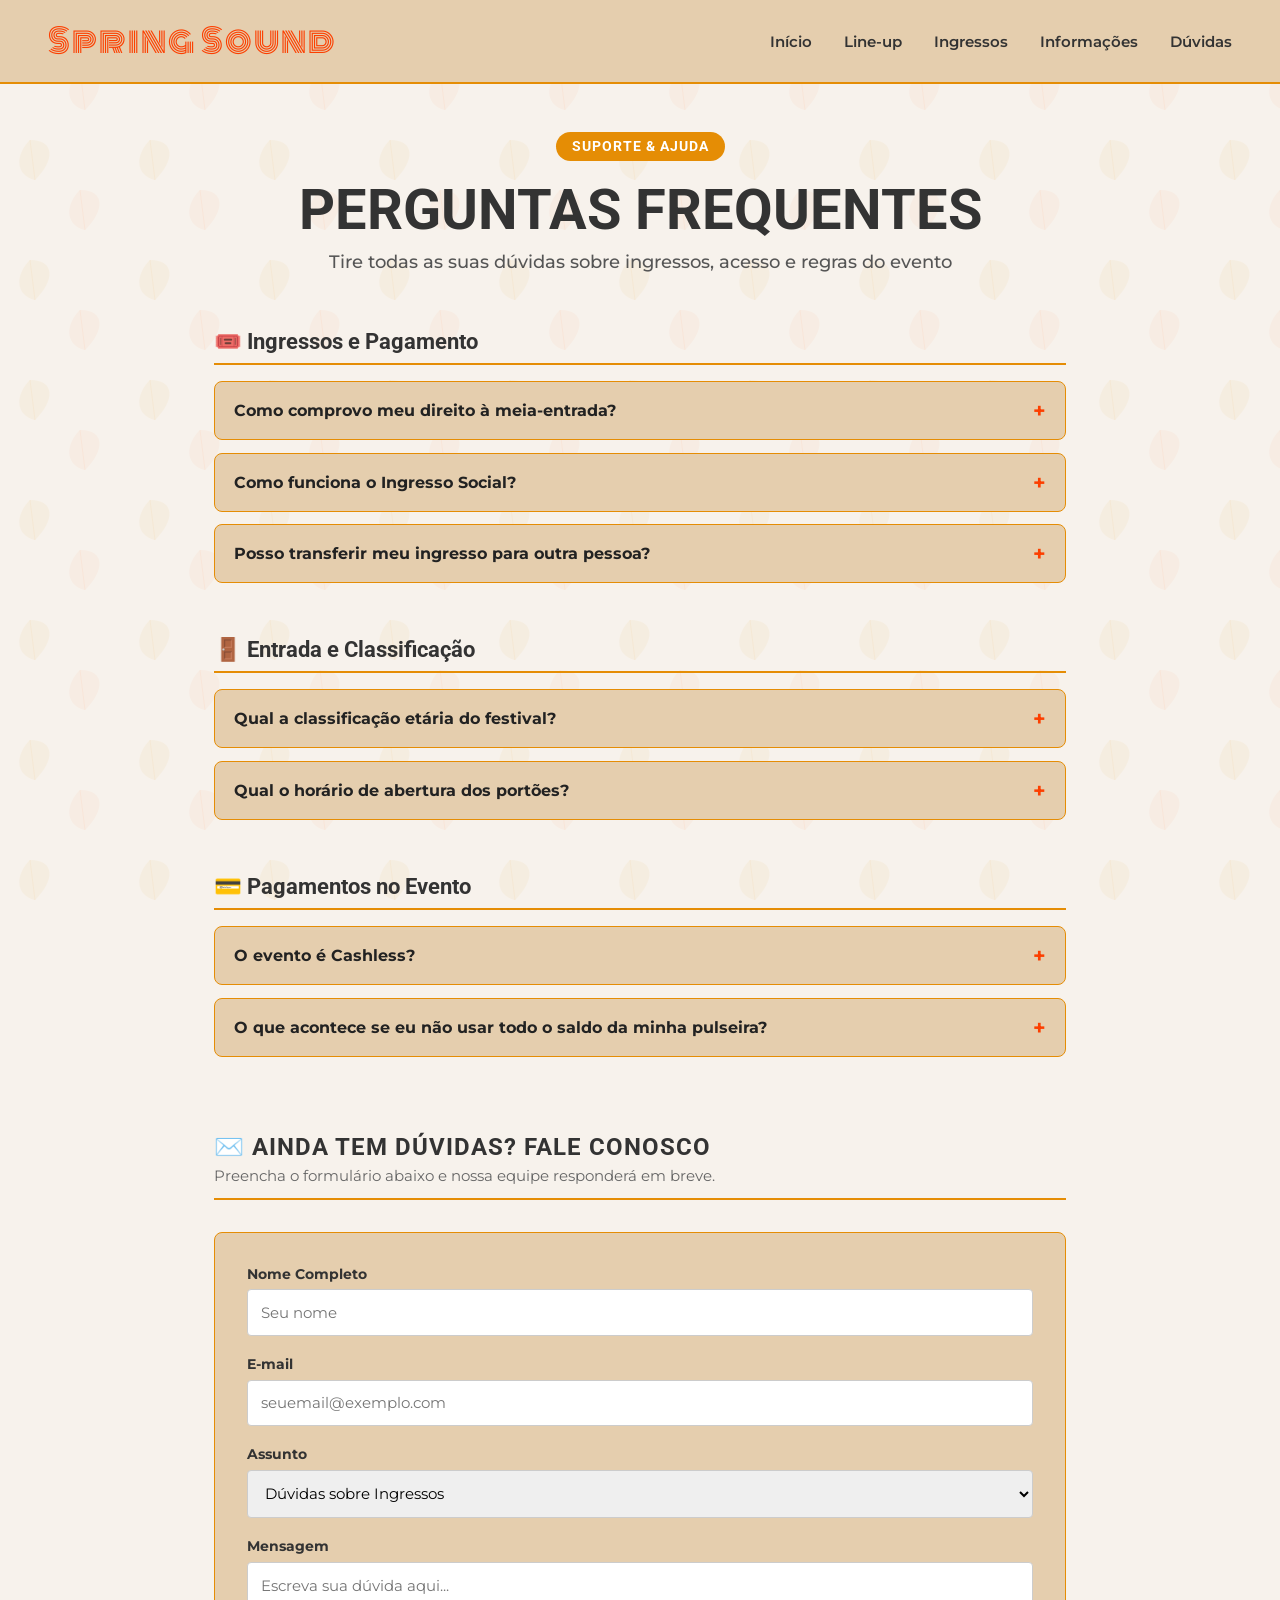
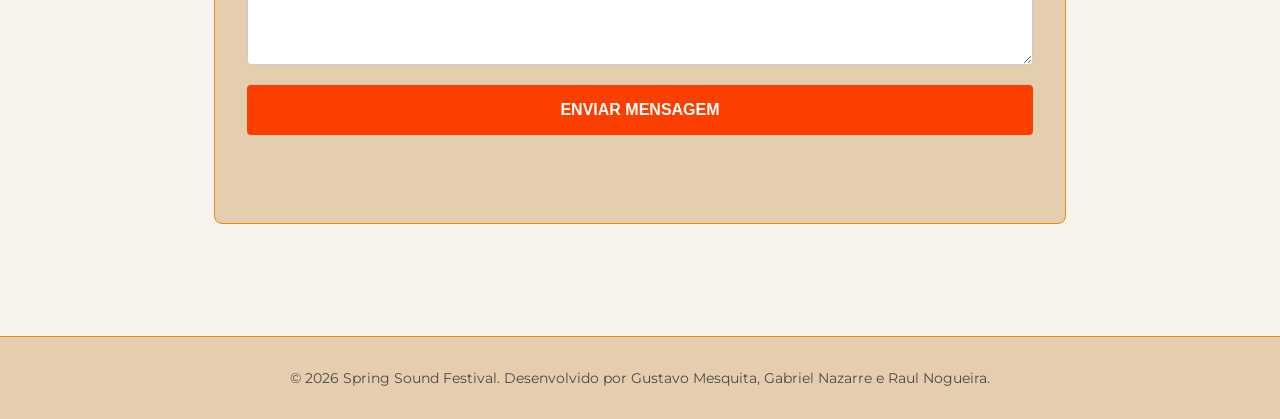
<file: faq.html>
<!DOCTYPE html>
<html lang="pt-BR">
<head>
    <meta charset="UTF-8">
    <meta name="viewport" content="width=device-width, initial-scale=1.0">
    <title>Spring Sound Festival - Dúvidas</title>
    
    <link rel="preconnect" href="https://fonts.googleapis.com">
    <link rel="preconnect" href="https://fonts.gstatic.com" crossorigin>
    <link href="https://fonts.googleapis.com/css2?family=Monoton&family=Montserrat:ital,wght@0,100..900;1,100..900&family=Roboto:ital,wght@0,100..900;1,100..900&display=swap" rel="stylesheet">
    
    <link rel="stylesheet" href="style.css">
</head>
<body>

    <header>
        <div class="logo">
            <h1>Spring Sound</h1>
        </div>
        <nav>
            <ul>
                <li><a href="index.html">Início</a></li>
                <li><a href="lineup.html">Line-up</a></li>
                <li><a href="ingressos.html">Ingressos</a></li>
                <li><a href="informacoes.html">Informações</a></li>
                <li><a href="faq.html">Dúvidas</a></li>
            </ul>
        </nav>
    </header>

    <main class="main-faq">
        <section class="faq-banner">
            <span class="batch-badge">SUPORTE & AJUDA</span>
            <h2>PERGUNTAS FREQUENTES</h2>
            <p>Tire todas as suas dúvidas sobre ingressos, acesso e regras do evento</p>
        </section>

        <section class="faq-container">
            <div class="faq-category">
                <h3>🎟️ Ingressos e Pagamento</h3>
                
                <details class="faq-item">
                    <summary>Como comprovo meu direito à meia-entrada?</summary>
                    <p>A comprovação é feita na entrada do evento mediante apresentação da Carteira de Identificação Estudantil (CIE) válida, ID Jovem, ou documento oficial com foto que comprove o benefício (para PCDs e professores da rede pública).</p>
                </details>

                <details class="faq-item">
                    <summary>Como funciona o Ingresso Social?</summary>
                    <p>O Ingresso Social dá desconto mediante a doação de 1kg de alimento não perecível na entrada do festival. Os alimentos serão arrecadados na catraca e destinados a ONGs parceiras.</p>
                </details>

                <details class="faq-item">
                    <summary>Posso transferir meu ingresso para outra pessoa?</summary>
                    <p>Sim! A transferência de titularidade pode ser feita diretamente pelo aplicativo do festival até 48 horas antes da abertura dos portões do dia correspondente.</p>
                </details>
            </div>

            <div class="faq-category">
                <h3>🚪 Entrada e Classificação</h3>

                <details class="faq-item">
                    <summary>Qual a classificação etária do festival?</summary>
                    <p>A classificação oficial é de 16 anos. Menores de 16 anos só podem entrar acompanhados de pai, mãe ou responsável legal, portando autorização por escrito e registrada.</p>
                </details>

                <details class="faq-item">
                    <summary>Qual o horário de abertura dos portões?</summary>
                    <p>Os portões do Parque Villa-Lobos abrem às 12h00 em todos os 3 dias de festival. Os shows encerram pontualmente às 23h00.</p>
                </details>
            </div>

            <div class="faq-category">
                <h3>💳 Pagamentos no Evento</h3>

                <details class="faq-item">
                    <summary>O evento é Cashless?</summary>
                    <p>Sim. O Spring Sound é 100% Cashless. Suas compras dentro do festival serão feitas via pulseira RFID. Você poderá carregá-la previamente pelo site ou nos caixas espalhados pelo parque.</p>
                </details>

                <details class="faq-item">
                    <summary>O que acontece se eu não usar todo o saldo da minha pulseira?</summary>
                    <p>O reembolso do saldo restante pode ser solicitado diretamente no site oficial em até 10 dias úteis após o término do evento.</p>
                </details>
            </div>
        </section>
        <section class="contact-section">
            <div class="info-header-block">
                <h3>✉️ AINDA TEM DÚVIDAS? FALE CONOSCO</h3>
                <p>Preencha o formulário abaixo e nossa equipe responderá em breve.</p>
            </div>

            <form class="contact-form" onsubmit="event.preventDefault(); alert('Mensagem enviada com sucesso!');">
                <div class="form-group">
                    <label for="nome">Nome Completo</label>
                    <input type="text" id="nome" placeholder="Seu nome" required>
                </div>
                <div class="form-group">
                    <label for="email">E-mail</label>
                    <input type="email" id="email" placeholder="seuemail@exemplo.com" required>
                </div>
                <div class="form-group">
                    <label for="assunto">Assunto</label>
                    <select id="assunto">
                        <option>Dúvidas sobre Ingressos</option>
                        <option>Acessibilidade / PCD</option>
                        <option>Imprensa e Parcerias</option>
                        <option>Outros Assuntos</option>
                    </select>
                </div>
                <div class="form-group">
                    <label for="mensagem">Mensagem</label>
                    <textarea id="mensagem" rows="4" placeholder="Escreva sua dúvida aqui..." required></textarea>
                </div>
                <button type="submit" class="hero-btn">ENVIAR MENSAGEM</button>
            </form>
        </section>

    </main>

    <footer>
        <p>&copy; 2026 Spring Sound Festival. Desenvolvido por Gustavo Mesquita, Gabriel Nazarre e Raul Nogueira.</p>
    </footer>

</body>
</html>
</file>
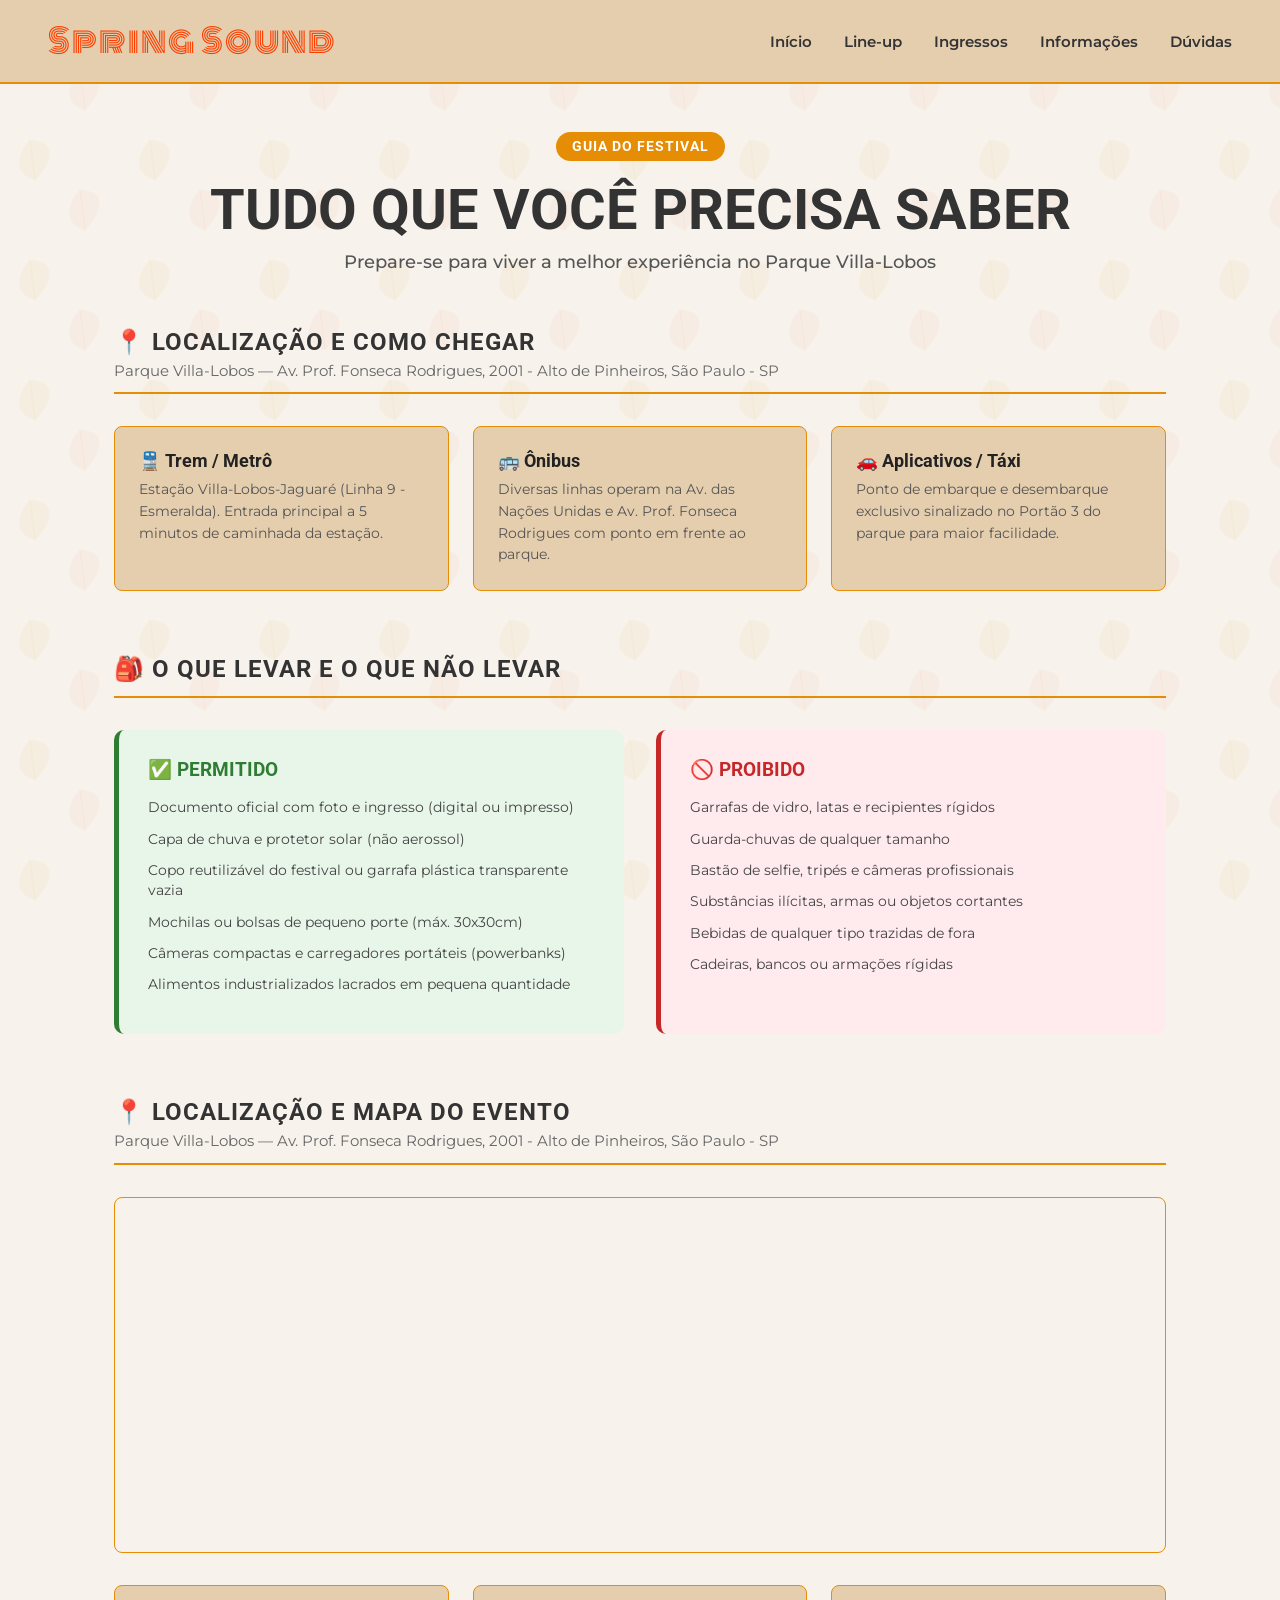
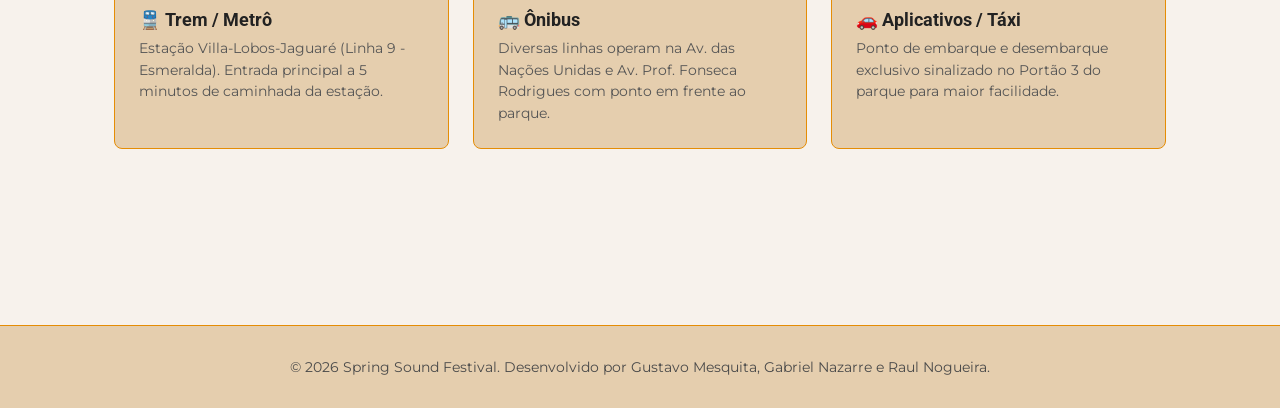
<file: informacoes.html>
<!DOCTYPE html>
<html lang="pt-BR">
<head>
    <meta charset="UTF-8">
    <meta name="viewport" content="width=device-width, initial-scale=1.0">
    <title>Spring Sound Festival - Informações</title>
    
    <link rel="preconnect" href="https://fonts.googleapis.com">
    <link rel="preconnect" href="https://fonts.gstatic.com" crossorigin>
    <link href="https://fonts.googleapis.com/css2?family=Monoton&family=Montserrat:ital,wght@0,100..900;1,100..900&family=Roboto:ital,wght@0,100..900;1,100..900&display=swap" rel="stylesheet">
    
    <link rel="stylesheet" href="style.css">
</head>
<body>

    <header>
        <div class="logo">
            <h1>Spring Sound</h1>
        </div>
        <nav>
            <ul>
                <li><a href="index.html">Início</a></li>
                <li><a href="lineup.html">Line-up</a></li>
                <li><a href="ingressos.html">Ingressos</a></li>
                <li><a href="informacoes.html">Informações</a></li>
                <li><a href="faq.html">Dúvidas</a></li>
            </ul>
        </nav>
    </header>

    <main class="main-info">
        <section class="info-banner">
            <span class="batch-badge">GUIA DO FESTIVAL</span>
            <h2>TUDO QUE VOCÊ PRECISA SABER</h2>
            <p>Prepare-se para viver a melhor experiência no Parque Villa-Lobos</p>
        </section>

        <section class="info-section">
            <div class="info-header-block">
                <h3>📍 LOCALIZAÇÃO E COMO CHEGAR</h3>
                <p>Parque Villa-Lobos — Av. Prof. Fonseca Rodrigues, 2001 - Alto de Pinheiros, São Paulo - SP</p>
            </div>
            
            <div class="transport-grid">
                <div class="transport-card">
                    <h4>🚆 Trem / Metrô</h4>
                    <p>Estação Villa-Lobos-Jaguaré (Linha 9 - Esmeralda). Entrada principal a 5 minutos de caminhada da estação.</p>
                </div>
                <div class="transport-card">
                    <h4>🚌 Ônibus</h4>
                    <p>Diversas linhas operam na Av. das Nações Unidas e Av. Prof. Fonseca Rodrigues com ponto em frente ao parque.</p>
                </div>
                <div class="transport-card">
                    <h4>🚗 Aplicativos / Táxi</h4>
                    <p>Ponto de embarque e desembarque exclusivo sinalizado no Portão 3 do parque para maior facilidade.</p>
                </div>
            </div>
        </section>

        <section class="info-section">
            <div class="info-header-block">
                <h3>🎒 O QUE LEVAR E O QUE NÃO LEVAR</h3>
            </div>

            <div class="rules-grid">
                <div class="rule-box allowed">
                    <h4>✅ PERMITIDO</h4>
                    <ul>
                        <li>Documento oficial com foto e ingresso (digital ou impresso)</li>
                        <li>Capa de chuva e protetor solar (não aerossol)</li>
                        <li>Copo reutilizável do festival ou garrafa plástica transparente vazia</li>
                        <li>Mochilas ou bolsas de pequeno porte (máx. 30x30cm)</li>
                        <li>Câmeras compactas e carregadores portáteis (powerbanks)</li>
                        <li>Alimentos industrializados lacrados em pequena quantidade</li>
                    </ul>
                </div>

                <div class="rule-box forbidden">
                    <h4>🚫 PROIBIDO</h4>
                    <ul>
                        <li>Garrafas de vidro, latas e recipientes rígidos</li>
                        <li>Guarda-chuvas de qualquer tamanho</li>
                        <li>Bastão de selfie, tripés e câmeras profissionais</li>
                        <li>Substâncias ilícitas, armas ou objetos cortantes</li>
                        <li>Bebidas de qualquer tipo trazidas de fora</li>
                        <li>Cadeiras, bancos ou armações rígidas</li>
                    </ul>
                </div>
            </div>
        </section>

        <section class="info-section">
            <div class="info-header-block">
                <h3>📍 LOCALIZAÇÃO E MAPA DO EVENTO</h3>
                <p>Parque Villa-Lobos — Av. Prof. Fonseca Rodrigues, 2001 - Alto de Pinheiros, São Paulo - SP</p>
            </div>
            
            <!-- Mapa Incorporado -->
            <div class="map-container">
                <iframe src="https://www.google.com/maps/embed?pb=!1m18!1m12!1m3!1d3657.442686884674!2d-46.726205423812235!3d-23.552554061260408!2m3!1f0!0f0!3f0!3m2!1i1024!2i768!4f13.1!3m3!1m2!1s0x94cef63351a02bd5%3A0x63359c25608b472e!2sParque%20Villa-Lobos!5e0!3m2!1spt-BR!2sbr!4v1700000000000!5m2!1spt-BR!2sbr" width="100%" height="350" style="border:0; border-radius: 8px;" allowfullscreen="" loading="lazy"></iframe>
            </div>

            <div class="transport-grid">
                <div class="transport-card">
                    <h4>🚆 Trem / Metrô</h4>
                    <p>Estação Villa-Lobos-Jaguaré (Linha 9 - Esmeralda). Entrada principal a 5 minutos de caminhada da estação.</p>
                </div>
                <div class="transport-card">
                    <h4>🚌 Ônibus</h4>
                    <p>Diversas linhas operam na Av. das Nações Unidas e Av. Prof. Fonseca Rodrigues com ponto em frente ao parque.</p>
                </div>
                <div class="transport-card">
                    <h4>🚗 Aplicativos / Táxi</h4>
                    <p>Ponto de embarque e desembarque exclusivo sinalizado no Portão 3 do parque para maior facilidade.</p>
                </div>
            </div>
        </section>
    </main>

    <footer>
        <p>&copy; 2026 Spring Sound Festival. Desenvolvido por Gustavo Mesquita, Gabriel Nazarre e Raul Nogueira.</p>
    </footer>

</body>
</html>
</file>
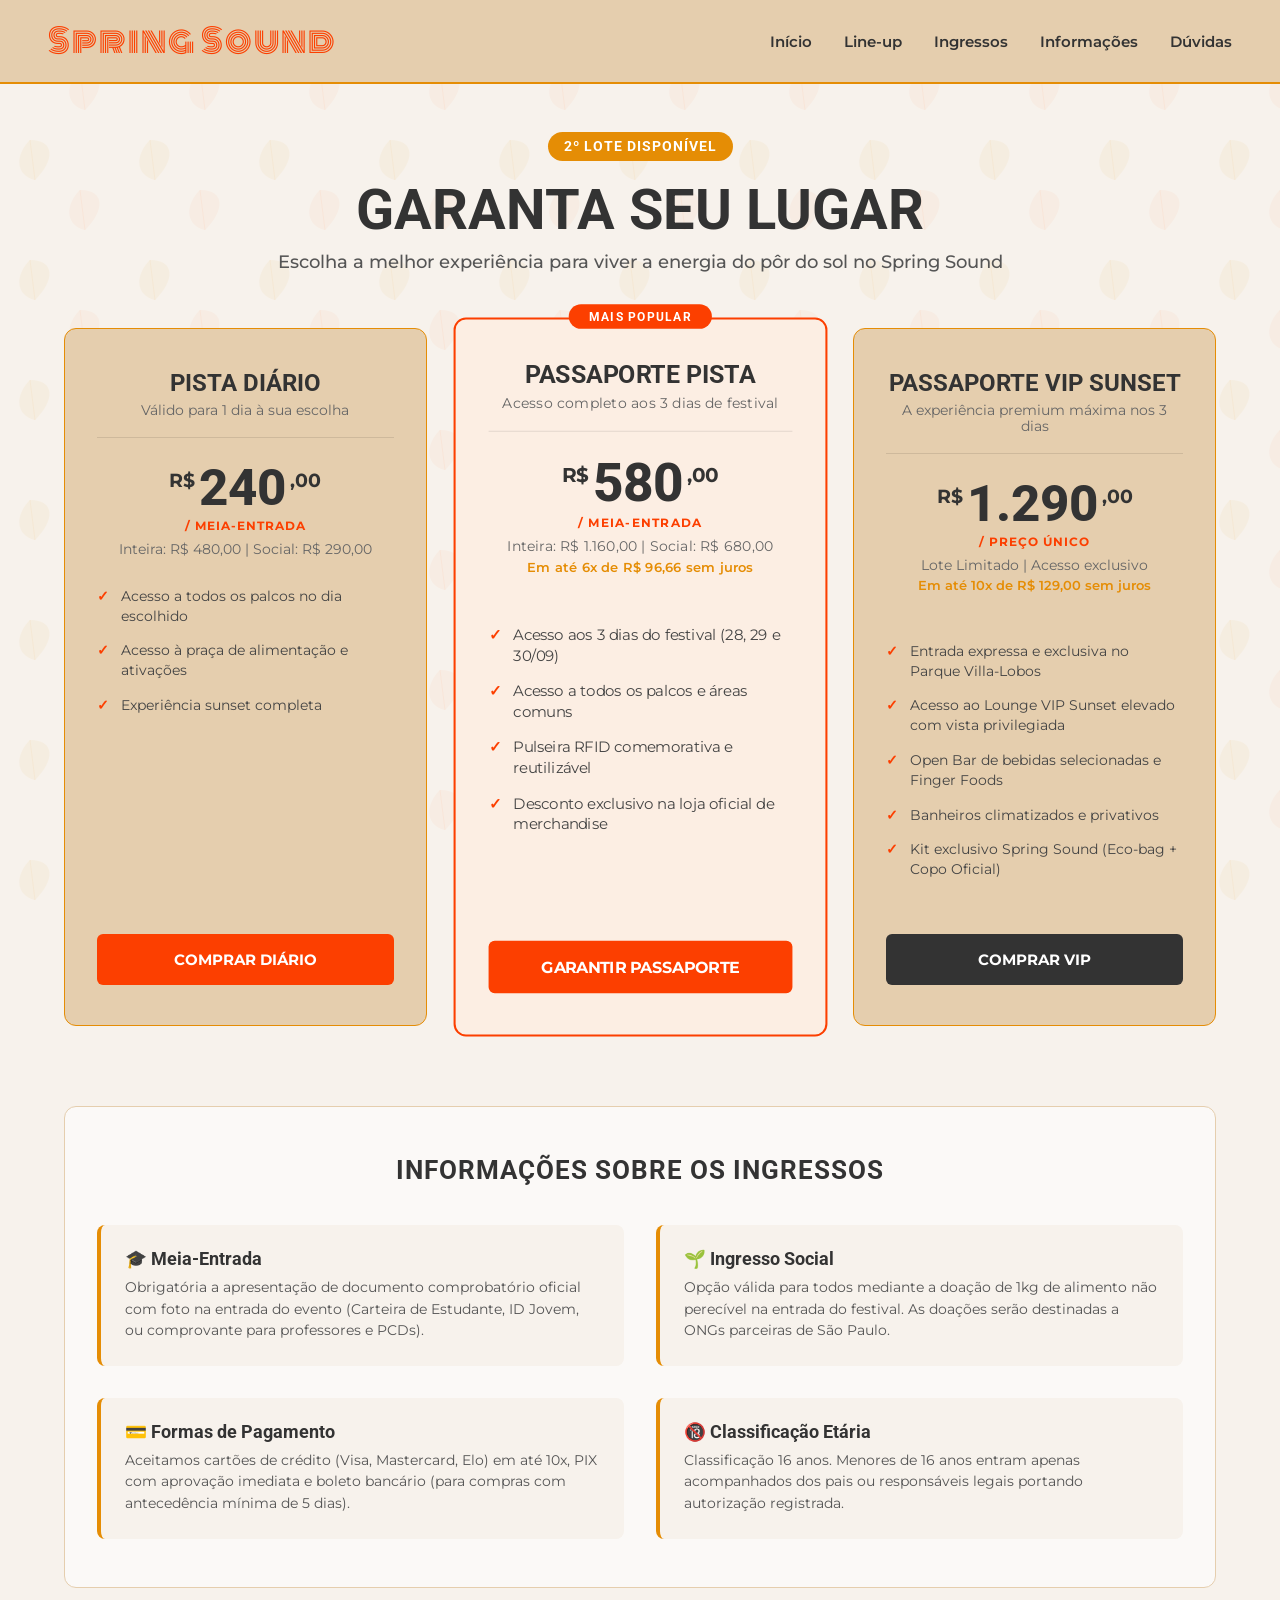
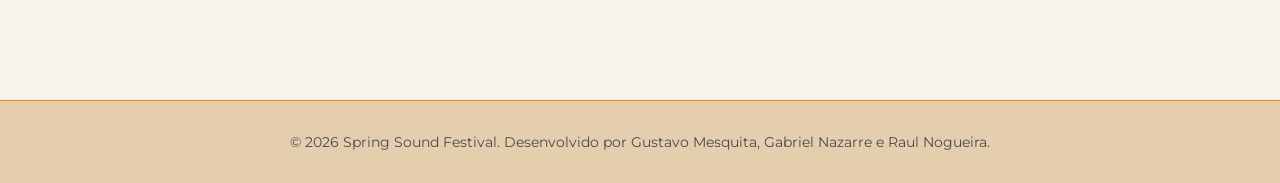
<file: ingressos.html>
<!DOCTYPE html>
<html lang="pt-BR">
<head>
    <meta charset="UTF-8">
    <meta name="viewport" content="width=device-width, initial-scale=1.0">
    <title>Spring Sound Festival - Ingressos</title>
    
    <link rel="preconnect" href="https://fonts.googleapis.com">
    <link rel="preconnect" href="https://fonts.gstatic.com" crossorigin>
    <link href="https://fonts.googleapis.com/css2?family=Monoton&family=Montserrat:ital,wght@0,100..900;1,100..900&family=Roboto:ital,wght@0,100..900;1,100..900&display=swap" rel="stylesheet">
    
    <link rel="stylesheet" href="style.css">
</head>
<body>

    <header>
        <div class="logo">
            <h1>Spring Sound</h1>
        </div>
        <nav>
            <ul>
                <li><a href="index.html">Início</a></li>
                <li><a href="lineup.html">Line-up</a></li>
                <li><a href="ingressos.html">Ingressos</a></li>
                <li><a href="informacoes.html">Informações</a></li>
                <li><a href="faq.html">Dúvidas</a></li>
            </ul>
        </nav>
    </header>

    <main class="main-tickets">
        <section class="tickets-banner">
            <span class="batch-badge">2º LOTE DISPONÍVEL</span>
            <h2>GARANTA SEU LUGAR</h2>
            <p>Escolha a melhor experiência para viver a energia do pôr do sol no Spring Sound</p>
        </section>

        <section class="tickets-container">
            <div class="tickets-grid">
                
                <div class="ticket-card">
                    <div class="ticket-header">
                        <h3>PISTA DIÁRIO</h3>
                        <p class="ticket-subtitle">Válido para 1 dia à sua escolha</p>
                    </div>
                    <div class="ticket-price">
                        <span class="currency">R$</span>
                        <span class="amount">240</span>
                        <span class="cents">,00</span>
                        <span class="ticket-type">/ MEIA-ENTRADA</span>
                    </div>
                    <p class="full-price">Inteira: R$ 480,00 | Social: R$ 290,00</p>
                    <ul class="ticket-features">
                        <li>Acesso a todos os palcos no dia escolhido</li>
                        <li>Acesso à praça de alimentação e ativações</li>
                        <li>Experiência sunset completa</li>
                    </ul>
                    <a href="#" class="ticket-btn">COMPRAR DIÁRIO</a>
                </div>

                <div class="ticket-card featured">
                    <div class="featured-ribbon">MAIS POPULAR</div>
                    <div class="ticket-header">
                        <h3>PASSAPORTE PISTA</h3>
                        <p class="ticket-subtitle">Acesso completo aos 3 dias de festival</p>
                    </div>
                    <div class="ticket-price">
                        <span class="currency">R$</span>
                        <span class="amount">580</span>
                        <span class="cents">,00</span>
                        <span class="ticket-type">/ MEIA-ENTRADA</span>
                    </div>
                    <p class="full-price">Inteira: R$ 1.160,00 | Social: R$ 680,00</p>
                    <p class="installments">Em até 6x de R$ 96,66 sem juros</p>
                    <ul class="ticket-features">
                        <li>Acesso aos 3 dias do festival (28, 29 e 30/09)</li>
                        <li>Acesso a todos os palcos e áreas comuns</li>
                        <li>Pulseira RFID comemorativa e reutilizável</li>
                        <li>Desconto exclusivo na loja oficial de merchandise</li>
                    </ul>
                    <a href="#" class="ticket-btn">GARANTIR PASSAPORTE</a>
                </div>

                <div class="ticket-card vip">
                    <div class="ticket-header">
                        <h3>PASSAPORTE VIP SUNSET</h3>
                        <p class="ticket-subtitle">A experiência premium máxima nos 3 dias</p>
                    </div>
                    <div class="ticket-price">
                        <span class="currency">R$</span>
                        <span class="amount">1.290</span>
                        <span class="cents">,00</span>
                        <span class="ticket-type">/ PREÇO ÚNICO</span>
                    </div>
                    <p class="full-price">Lote Limitado | Acesso exclusivo</p>
                    <p class="installments">Em até 10x de R$ 129,00 sem juros</p>
                    <ul class="ticket-features">
                        <li>Entrada expressa e exclusiva no Parque Villa-Lobos</li>
                        <li>Acesso ao Lounge VIP Sunset elevado com vista privilegiada</li>
                        <li>Open Bar de bebidas selecionadas e Finger Foods</li>
                        <li>Banheiros climatizados e privativos</li>
                        <li>Kit exclusivo Spring Sound (Eco-bag + Copo Oficial)</li>
                    </ul>
                    <a href="#" class="ticket-btn vip-btn">COMPRAR VIP</a>
                </div>

            </div>
        </section>

        <section class="ticket-info-section">
            <div class="info-title">
                <h3>INFORMAÇÕES SOBRE OS INGRESSOS</h3>
            </div>
            <div class="info-grid">
                <div class="info-box">
                    <h4>🎓 Meia-Entrada</h4>
                    <p>Obrigatória a apresentação de documento comprobatório oficial com foto na entrada do evento (Carteira de Estudante, ID Jovem, ou comprovante para professores e PCDs).</p>
                </div>
                <div class="info-box">
                    <h4>🌱 Ingresso Social</h4>
                    <p>Opção válida para todos mediante a doação de 1kg de alimento não perecível na entrada do festival. As doações serão destinadas a ONGs parceiras de São Paulo.</p>
                </div>
                <div class="info-box">
                    <h4>💳 Formas de Pagamento</h4>
                    <p>Aceitamos cartões de crédito (Visa, Mastercard, Elo) em até 10x, PIX com aprovação imediata e boleto bancário (para compras com antecedência mínima de 5 dias).</p>
                </div>
                <div class="info-box">
                    <h4>🔞 Classificação Etária</h4>
                    <p>Classificação 16 anos. Menores de 16 anos entram apenas acompanhados dos pais ou responsáveis legais portando autorização registrada.</p>
                </div>
            </div>
        </section>
    </main>

    <footer>
        <p>&copy; 2026 Spring Sound Festival. Desenvolvido por Gustavo Mesquita, Gabriel Nazarre e Raul Nogueira.</p>
    </footer>

</body>
</html>
</file>
<file: style.css>
:root {
  --cor-fundo: #f7f2ec;
  --cor-fundo-sec: #e5ceae;
  --cor-detalhe: #eb9b94;
  --cor-destaque: #e58d05;
  --cor-acao: #fc3f00;

  --fonte-h1: "Monoton", cursive;
  --fonte-titulos: "Roboto", sans-serif;
  --fonte-textos: "Montserrat", sans-serif;
}

* {
  margin: 0;
  padding: 0;
  box-sizing: border-box;
}

body {
  background: var(--cor-fundo) url("data:image/svg+xml,%3Csvg xmlns='http://www.w3.org/2000/svg' width='120' height='120' viewBox='0 0 120 120'%3E%3Cpath d='M30 20 C15 35 15 55 35 60 C55 40 55 20 30 20 Z' fill='%23e58d05' fill-opacity='0.05'/%3E%3Cpath d='M30 20 L35 60' stroke='%23e58d05' stroke-opacity='0.05' stroke-width='1'/%3E%3Cpath d='M80 70 C65 85 65 105 85 110 C105 90 105 70 80 70 Z' fill='%23fc3f00' fill-opacity='0.04'/%3E%3Cpath d='M80 70 L85 110' stroke='%23fc3f00' stroke-opacity='0.04' stroke-width='1'/%3E%3C/svg%3E") fixed;
  font-family: var(--fonte-textos);
  color: #333;
}

h1 { font-family: var(--fonte-h1); font-weight: 400; }
h2, h3, h4 { font-family: var(--fonte-titulos); }

header {
  background-color: var(--cor-fundo-sec);
  display: flex;
  justify-content: space-between;
  align-items: center;
  padding: 1rem 3rem;
  border-bottom: 2px solid var(--cor-destaque);
}

header .logo h1 {
  color: var(--cor-acao);
  font-size: 2rem;
  letter-spacing: 2px;
}

nav ul {
  display: flex;
  list-style: none;
  gap: 2rem;
}

nav ul a {
  text-decoration: none;
  color: #333;
  font-weight: 600;
  font-size: 0.95rem;
  transition: color 0.3s ease;
}

nav ul a:hover { color: var(--cor-acao); }

footer {
  background-color: var(--cor-fundo-sec);
  text-align: center;
  padding: 2rem;
  margin-top: 4rem;
  border-top: 1px solid var(--cor-destaque);
  font-size: 0.9rem;
  color: #4a4a4a;
}

.main-home { width: 100%; }

.hero-eventer {
  position: relative;
  padding: 6rem 2rem;
  display: flex;
  flex-direction: column;
  align-items: center;
  text-align: center;
  background: linear-gradient(135deg, var(--cor-fundo-sec) 0%, var(--cor-detalhe) 100%);
  overflow: hidden;
}

.hero-overlay {
  position: absolute;
  inset: 0;
  background-color: rgba(255, 255, 255, 0.2);
  z-index: 1;
}

.hero-content {
  position: relative;
  z-index: 2;
  display: flex;
  flex-direction: column;
  align-items: center;
}

.hero-subtitle { font-size: 1.2rem; margin-bottom: 1rem; }
.hero-title { font-size: 4.5rem; line-height: 1.1; margin-bottom: 0.5rem; letter-spacing: 3px; }
.hero-tagline { font-size: 2rem; color: var(--cor-destaque); margin-bottom: 1rem; }
.hero-info { font-size: 1.1rem; font-weight: 600; color: #555; margin-bottom: 2.5rem; }

.hero-btn, .ticket-btn {
  background-color: var(--cor-acao);
  color: #fff;
  padding: 1rem 2.5rem;
  text-decoration: none;
  font-weight: 700;
  font-size: 1rem;
  border-radius: 4px;
  text-transform: uppercase;
  transition: background-color 0.3s ease;
  display: inline-block;
  text-align: center;
}

.hero-btn { margin-bottom: 3.5rem; }
.hero-btn:hover, .ticket-btn:hover { background-color: #d13400; }

.countdown-container { display: flex; gap: 2rem; }
.countdown-box { display: flex; flex-direction: column; align-items: center; }
.countdown-number { font-family: var(--fonte-titulos); font-size: 3.5rem; font-weight: 700; line-height: 1; }
.countdown-label { font-size: 1rem; font-weight: 500; color: #555; margin-top: 0.5rem; }

.latest-episodes { max-width: 1200px; margin: 0 auto; padding: 4rem 2rem; }
.section-header {
  display: flex;
  justify-content: space-between;
  align-items: center;
  margin-bottom: 2rem;
  border-bottom: 2px solid var(--cor-fundo-sec);
  padding-bottom: 1rem;
}
.section-header h3 { font-size: 1.5rem; text-transform: uppercase; letter-spacing: 1px; }
.view-all { font-size: 0.9rem; color: var(--cor-acao); text-decoration: none; font-weight: 700; }
.view-all:hover { text-decoration: underline; }

.cards-grid { display: grid; grid-template-columns: repeat(4, 1fr); gap: 1.5rem; }
.artist-card { background-color: var(--cor-fundo-sec); border-radius: 8px; overflow: hidden; transition: transform 0.3s ease; }
.artist-card:hover { transform: translateY(-5px); }
.card-image-wrapper { position: relative; width: 100%; height: 250px; }
.card-image-wrapper img { width: 100%; height: 100%; object-fit: cover; filter: grayscale(20%) sepia(20%); }

.card-tag, .artist-date-badge {
  background-color: var(--cor-acao);
  color: #fff;
  font-family: var(--fonte-titulos);
  font-weight: 700;
  font-size: 0.8rem;
  padding: 0.3rem 0.6rem;
  border-radius: 2px;
}
.card-tag { position: absolute; top: 1rem; left: 1rem; }
.card-info { padding: 1.5rem; }
.card-info h4 { font-size: 1.2rem; margin-bottom: 0.5rem; text-transform: uppercase; }
.card-info p { font-size: 0.85rem; color: #555; line-height: 1.5; }

.main-lineup { max-width: 1100px; margin: 0 auto; padding: 3rem 1.5rem; overflow-x: hidden; }
.lineup-banner, .tickets-banner { text-align: center; margin-bottom: 3.5rem; }
.lineup-banner h2, .tickets-banner h2 { font-size: 3.5rem; margin-bottom: 0.5rem; }
.lineup-banner p, .tickets-banner p { font-size: 1.1rem; color: #555; font-weight: 500; }

.day-header { margin: 4rem 0 2rem; border-bottom: 3px solid var(--cor-acao); padding-bottom: 0.5rem; }
.day-header h3 { font-size: 1.6rem; color: var(--cor-acao); letter-spacing: 1px; }

.lineup-row {
  display: flex;
  background-color: var(--cor-fundo-sec);
  border-radius: 8px;
  margin-bottom: 2rem;
  overflow: hidden;
  box-shadow: 0 4px 15px rgba(0,0,0,0.05);
  border: 1px solid var(--cor-destaque);
}
.lineup-row.reverse { flex-direction: row-reverse; }
.artist-photo { flex: 1; min-height: 280px; }
.artist-photo img { width: 100%; height: 100%; object-fit: cover; display: block; }
.artist-details { flex: 1.5; padding: 2.5rem; display: flex; flex-direction: column; justify-content: center; }
.artist-date-badge { font-size: 0.85rem; padding: 0.3rem 0.8rem; border-radius: 3px; width: fit-content; margin-bottom: 1rem; }
.artist-details h4 { font-size: 2.2rem; margin-bottom: 0.3rem; text-transform: uppercase; }
.stage-info { font-size: 0.95rem; font-weight: 700; color: var(--cor-destaque); margin-bottom: 1rem; display: block; }
.artist-details p { font-size: 1rem; color: #444; line-height: 1.5; }

.animate-left, .animate-right { opacity: 0; transition: all 0.7s ease-out; }
.animate-left { transform: translateX(-100px); }
.animate-right { transform: translateX(100px); }
.animate-left.visible, .animate-right.visible { opacity: 1; transform: translateX(0); }

.main-tickets { max-width: 1200px; margin: 0 auto; padding: 3rem 1.5rem; }
.batch-badge {
  background-color: var(--cor-destaque);
  color: #fff;
  font-family: var(--fonte-titulos);
  font-weight: 700;
  font-size: 0.85rem;
  padding: 0.4rem 1rem;
  border-radius: 20px;
  letter-spacing: 1px;
  display: inline-block;
  margin-bottom: 1rem;
}

.tickets-grid { display: grid; grid-template-columns: repeat(3, 1fr); gap: 2rem; margin-bottom: 5rem; }
.ticket-card {
  background-color: var(--cor-fundo-sec);
  border: 1px solid var(--cor-destaque);
  border-radius: 12px;
  padding: 2.5rem 2rem;
  display: flex;
  flex-direction: column;
  position: relative;
  transition: transform 0.3s ease, box-shadow 0.3s ease;
}
.ticket-card:hover { transform: translateY(-8px); box-shadow: 0 10px 25px rgba(229, 141, 5, 0.2); }
.ticket-card.featured { background-color: #fceee3; border: 2px solid var(--cor-acao); transform: scale(1.03); }
.ticket-card.featured:hover { transform: scale(1.03) translateY(-8px); box-shadow: 0 12px 30px rgba(252, 63, 0, 0.25); }

.featured-ribbon {
  position: absolute;
  top: -15px;
  left: 50%;
  transform: translateX(-50%);
  background-color: var(--cor-acao);
  color: #fff;
  font-family: var(--fonte-titulos);
  font-weight: 700;
  font-size: 0.75rem;
  padding: 0.3rem 1.2rem;
  border-radius: 20px;
  letter-spacing: 1px;
}

.ticket-header { border-bottom: 1px solid rgba(0,0,0,0.1); padding-bottom: 1.2rem; margin-bottom: 1.5rem; text-align: center; }
.ticket-header h3 { font-size: 1.5rem; margin-bottom: 0.3rem; text-transform: uppercase; }
.ticket-subtitle { font-size: 0.85rem; color: #666; }
.ticket-price { text-align: center; margin-bottom: 0.5rem; }
.ticket-price .currency, .ticket-price .cents { font-size: 1.2rem; font-weight: 700; vertical-align: top; position: relative; top: 6px; }
.ticket-price .amount { font-family: var(--fonte-titulos); font-size: 3.2rem; font-weight: 800; line-height: 1; }
.ticket-price .ticket-type { display: block; font-size: 0.75rem; font-weight: 700; color: var(--cor-acao); margin-top: 0.3rem; letter-spacing: 1px; }

.full-price { text-align: center; font-size: 0.85rem; color: #666; margin-bottom: 0.3rem; }
.installments { text-align: center; font-size: 0.8rem; font-weight: 600; color: var(--cor-destaque); margin-bottom: 1.5rem; }

.ticket-features { list-style: none; margin: 1.5rem 0 2.5rem; flex-grow: 1; }
.ticket-features li { font-size: 0.9rem; color: #444; margin-bottom: 0.9rem; padding-left: 1.5rem; position: relative; line-height: 1.4; }
.ticket-features li::before { content: "✓"; position: absolute; left: 0; color: var(--cor-acao); font-weight: bold; }

.ticket-btn { border-radius: 6px; font-size: 0.95rem; }
.vip-btn { background-color: #333; }
.vip-btn:hover { background-color: #000; }

.ticket-info-section { background-color: rgba(255, 255, 255, 0.6); border-radius: 12px; padding: 3rem 2rem; border: 1px solid var(--cor-fundo-sec); }
.info-title { text-align: center; margin-bottom: 2.5rem; }
.info-title h3 { font-size: 1.6rem; letter-spacing: 1px; }
.info-grid { display: grid; grid-template-columns: repeat(2, 1fr); gap: 2rem; }
.info-box { background-color: var(--cor-fundo); padding: 1.5rem; border-radius: 8px; border-left: 4px solid var(--cor-destaque); }
.info-box h4 { font-size: 1.1rem; margin-bottom: 0.5rem; }
.info-box p { font-size: 0.9rem; color: #555; line-height: 1.5; }

@media (max-width: 992px) {
  .hero-title { font-size: 3rem; }
  .cards-grid { grid-template-columns: repeat(2, 1fr); }
  .tickets-grid { grid-template-columns: 1fr; max-width: 500px; margin: 0 auto 5rem; }
  .ticket-card.featured { transform: none; }
  .ticket-card.featured:hover { transform: translateY(-8px); }
  .info-grid { grid-template-columns: 1fr; }
}

@media (max-width: 768px) {
  header { flex-direction: column; gap: 1rem; }
  .lineup-row, .lineup-row.reverse { flex-direction: column; }
  .artist-photo { height: 220px; }
  .lineup-banner h2, .tickets-banner h2, .hero-title { font-size: 2.2rem; }
  .artist-details h4 { font-size: 1.7rem; }
  .countdown-container { gap: 1rem; }
  .countdown-number { font-size: 2rem; }
  .cards-grid { grid-template-columns: 1fr; }
  .ticket-price .amount { font-size: 2.5rem; }
}

.main-info { max-width: 1100px; margin: 0 auto; padding: 3rem 1.5rem; }
.info-banner { text-align: center; margin-bottom: 3.5rem; }
.info-banner h2 { font-size: 3.5rem; margin-bottom: 0.5rem; }
.info-banner p { font-size: 1.1rem; color: #555; font-weight: 500; }

.info-section { margin-bottom: 4rem; }
.info-header-block { margin-bottom: 2rem; border-bottom: 2px solid var(--cor-destaque); padding-bottom: 0.8rem; }
.info-header-block h3 { font-size: 1.5rem; color: #333; letter-spacing: 1px; }
.info-header-block p { font-size: 0.95rem; color: #666; margin-top: 0.3rem; }

.transport-grid, .services-grid { display: grid; grid-template-columns: repeat(auto-fit, minmax(240px, 1fr)); gap: 1.5rem; }
.transport-card, .service-card {
  background-color: var(--cor-fundo-sec);
  padding: 1.5rem;
  border-radius: 8px;
  border: 1px solid var(--cor-destaque);
}
.transport-card h4, .service-card h4 { font-size: 1.1rem; margin-bottom: 0.5rem; color: #222; }
.transport-card p, .service-card p { font-size: 0.9rem; color: #555; line-height: 1.5; }

.rules-grid { display: grid; grid-template-columns: repeat(2, 1fr); gap: 2rem; }
.rule-box { padding: 1.8rem; border-radius: 10px; }
.rule-box.allowed { background-color: #e8f5e9; border-left: 5px solid #2e7d32; }
.rule-box.forbidden { background-color: #ffebee; border-left: 5px solid #c62828; }
.rule-box h4 { font-size: 1.2rem; margin-bottom: 1rem; }
.rule-box.allowed h4 { color: #2e7d32; }
.rule-box.forbidden h4 { color: #c62828; }

.rule-box ul { list-style: none; }
.rule-box ul li { font-size: 0.9rem; color: #444; margin-bottom: 0.7rem; line-height: 1.4; }

@media (max-width: 768px) {
  .rules-grid { grid-template-columns: 1fr; }
  .info-banner h2 { font-size: 2.2rem; }
}

.main-faq { max-width: 900px; margin: 0 auto; padding: 3rem 1.5rem; }
.faq-banner { text-align: center; margin-bottom: 3.5rem; }
.faq-banner h2 { font-size: 3.5rem; margin-bottom: 0.5rem; }
.faq-banner p { font-size: 1.1rem; color: #555; font-weight: 500; }

.faq-container { display: flex; flex-direction: column; gap: 2.5rem; }
.faq-category h3 { font-size: 1.4rem; color: #333; margin-bottom: 1rem; border-bottom: 2px solid var(--cor-destaque); padding-bottom: 0.5rem; }

.faq-item {
  background-color: var(--cor-fundo-sec);
  border: 1px solid var(--cor-destaque);
  border-radius: 8px;
  margin-bottom: 0.8rem;
  padding: 1rem 1.2rem;
  transition: background-color 0.2s ease;
}

.faq-item[open] { background-color: #fceee3; }

.faq-item summary {
  font-weight: 700;
  font-size: 1rem;
  color: #222;
  cursor: pointer;
  list-style: none;
  display: flex;
  justify-content: space-between;
  align-items: center;
}

.faq-item summary::-webkit-details-marker { display: none; }

.faq-item summary::after {
  content: "+";
  font-size: 1.3rem;
  color: var(--cor-acao);
  font-weight: bold;
}

.faq-item[open] summary::after { content: "−"; }

.faq-item p {
  margin-top: 0.8rem;
  font-size: 0.92rem;
  color: #444;
  line-height: 1.5;
  border-top: 1px solid rgba(0,0,0,0.08);
  padding-top: 0.8rem;
}

@media (max-width: 768px) {
  .faq-banner h2 { font-size: 2.2rem; }
}

.map-container { margin-bottom: 2rem; border: 1px solid var(--cor-destaque); border-radius: 8px; overflow: hidden; }

.contact-section { margin-top: 4rem; }
.contact-form { background-color: var(--cor-fundo-sec); padding: 2rem; border-radius: 8px; border: 1px solid var(--cor-destaque); }
.form-group { margin-bottom: 1.2rem; display: flex; flex-direction: column; gap: 0.4rem; }
.form-group label { font-size: 0.9rem; font-weight: 700; color: #333; }
.form-group input, .form-group select, .form-group textarea {
  padding: 0.8rem;
  border: 1px solid #ccc;
  border-radius: 4px;
  font-family: var(--fonte-textos);
  font-size: 0.95rem;
}
.contact-form button { border: none; cursor: pointer; width: 100%; }
</file>
